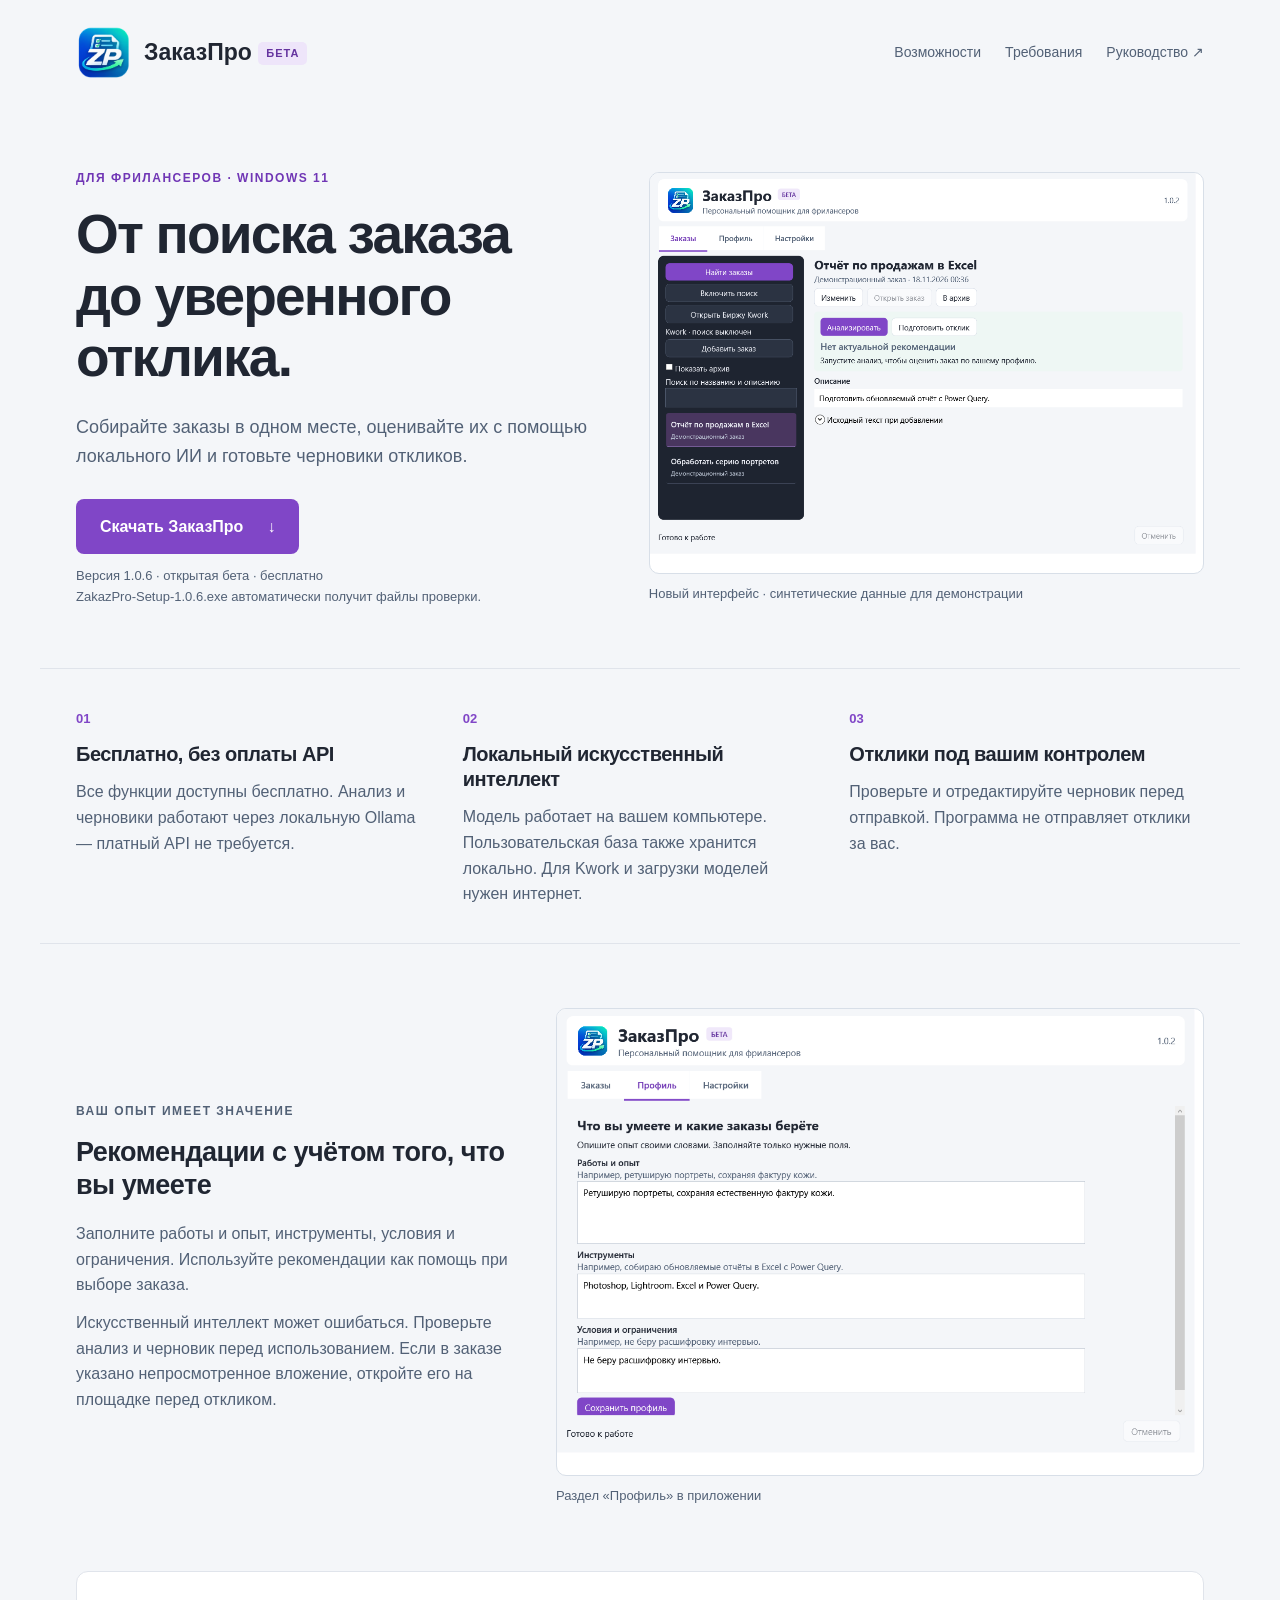
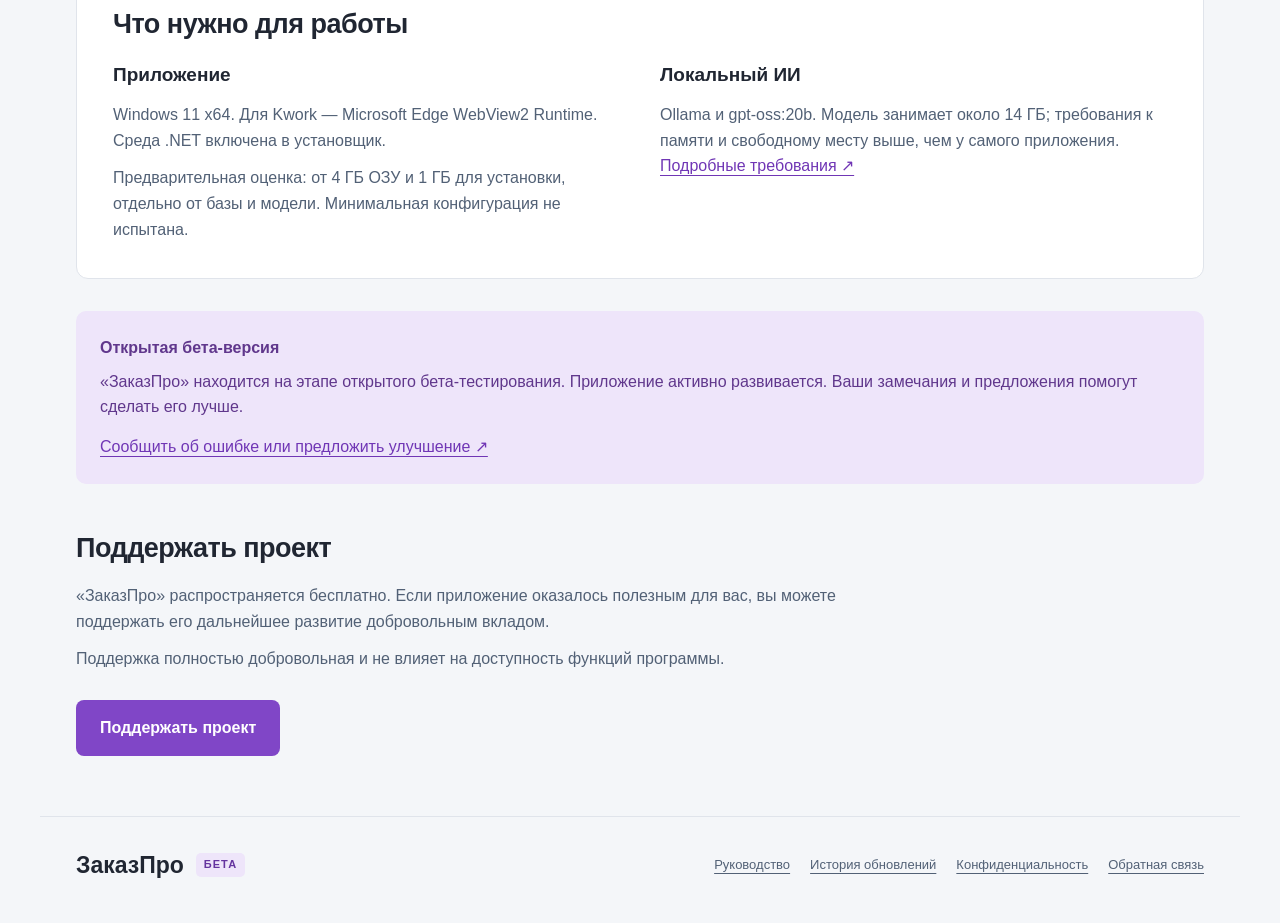
<file: index.html>
<!doctype html>
<html lang="ru"><head><meta charset="utf-8"><meta name="viewport" content="width=device-width,initial-scale=1"><meta name="description" content="ЗаказПро — бесплатный персональный помощник для фрилансеров. Заказы, локальный ИИ и черновики откликов под вашим контролем."><title>ЗаказПро — персональный помощник для фрилансеров</title><link rel="icon" href="assets/logo.png"><link rel="stylesheet" href="style.css"></head>
<body><header class="nav"><a class="brand" href="#"><img src="assets/logo.png" width="56" height="56" alt="ZP"><span>ЗаказПро <small class="beta">БЕТА</small></span></a><nav aria-label="Навигация"><a href="#features">Возможности</a><a href="#requirements">Требования</a><a href="https://github.com/Netsoul-coder/ZakazPro-Releases/blob/main/docs/GUIDE.md">Руководство ↗</a></nav></header>
<main><section class="hero"><div><p class="eyebrow">Для фрилансеров · Windows 11</p><h1>От поиска заказа <br>до уверенного отклика.</h1><p class="lead">Собирайте заказы в одном месте, оценивайте их с помощью локального ИИ и готовьте черновики откликов.</p><a class="download" href="https://github.com/Netsoul-coder/ZakazPro-Releases/releases/download/v1.0.6/ZakazPro-Setup-1.0.6.exe">Скачать ЗаказПро <span aria-hidden="true">↓</span></a><p class="caption">Версия 1.0.6 · открытая бета · бесплатно<br>ZakazPro-Setup-1.0.6.exe автоматически получит файлы проверки.</p></div><figure><a href="assets/orders.png"><img src="assets/orders.png" alt="Реальный интерфейс ЗаказПро 1.0.2: список заказов и выбранная карточка" width="1080" height="780"></a><figcaption>Новый интерфейс · синтетические данные для демонстрации</figcaption></figure></section>
<section id="features" class="features" aria-label="Преимущества"><article><span class="number">01</span><h2>Бесплатно, без оплаты API</h2><p>Все функции доступны бесплатно. Анализ и черновики работают через локальную Ollama — платный API не требуется.</p></article><article><span class="number">02</span><h2>Локальный искусственный интеллект</h2><p>Модель работает на вашем компьютере. Пользовательская база также хранится локально. Для Kwork и загрузки моделей нужен интернет.</p></article><article><span class="number">03</span><h2>Отклики под вашим контролем</h2><p>Проверьте и отредактируйте черновик перед отправкой. Программа не отправляет отклики за вас.</p></article></section>
<section class="workflow"><div><p class="eyebrow">Ваш опыт имеет значение</p><h2>Рекомендации с учётом того, что вы умеете</h2><p>Заполните работы и опыт, инструменты, условия и ограничения. Используйте рекомендации как помощь при выборе заказа.</p><p>Искусственный интеллект может ошибаться. Проверьте анализ и черновик перед использованием. Если в заказе указано непросмотренное вложение, откройте его на площадке перед откликом.</p></div><figure><a href="assets/profile.png"><img src="assets/profile.png" alt="Раздел Профиль с полями опыта, инструментов и ограничений" width="1080" height="780" loading="lazy"></a><figcaption>Раздел «Профиль» в приложении</figcaption></figure></section>
<section id="requirements" class="requirements"><h2>Что нужно для работы</h2><div class="columns"><article><h3>Приложение</h3><p>Windows 11 x64. Для Kwork — Microsoft Edge WebView2 Runtime. Среда .NET включена в установщик.</p><p>Предварительная оценка: от 4 ГБ ОЗУ и 1 ГБ для установки, отдельно от базы и модели. Минимальная конфигурация не испытана.</p></article><article><h3>Локальный ИИ</h3><p>Ollama и gpt-oss:20b. Модель занимает около 14 ГБ; требования к памяти и свободному месту выше, чем у самого приложения.</p><a href="https://github.com/Netsoul-coder/ZakazPro-Releases/blob/main/docs/REQUIREMENTS.md">Подробные требования ↗</a></article></div></section>
<aside class="betanote"><strong>Открытая бета-версия</strong><p>«ЗаказПро» находится на этапе открытого бета-тестирования. Приложение активно развивается. Ваши замечания и предложения помогут сделать его лучше.</p><a href="https://github.com/Netsoul-coder/ZakazPro-Releases/issues">Сообщить об ошибке или предложить улучшение ↗</a></aside>
<section class="support"><h2>Поддержать проект</h2><p>«ЗаказПро» распространяется бесплатно. Если приложение оказалось полезным для вас, вы можете поддержать его дальнейшее развитие добровольным вкладом.</p><p>Поддержка полностью добровольная и не влияет на доступность функций программы.</p><a class="download" href="support.html">Поддержать проект</a></section></main>
<footer><a class="brand" href="#">ЗаказПро <small class="beta">БЕТА</small></a><div><a href="https://github.com/Netsoul-coder/ZakazPro-Releases/blob/main/docs/GUIDE.md">Руководство</a><a href="https://github.com/Netsoul-coder/ZakazPro-Releases/blob/main/CHANGELOG.md">История обновлений</a><a href="https://github.com/Netsoul-coder/ZakazPro-Releases/blob/main/docs/PRIVACY.md">Конфиденциальность</a><a href="https://github.com/Netsoul-coder/ZakazPro-Releases/issues">Обратная связь</a></div></footer></body></html>
</file>
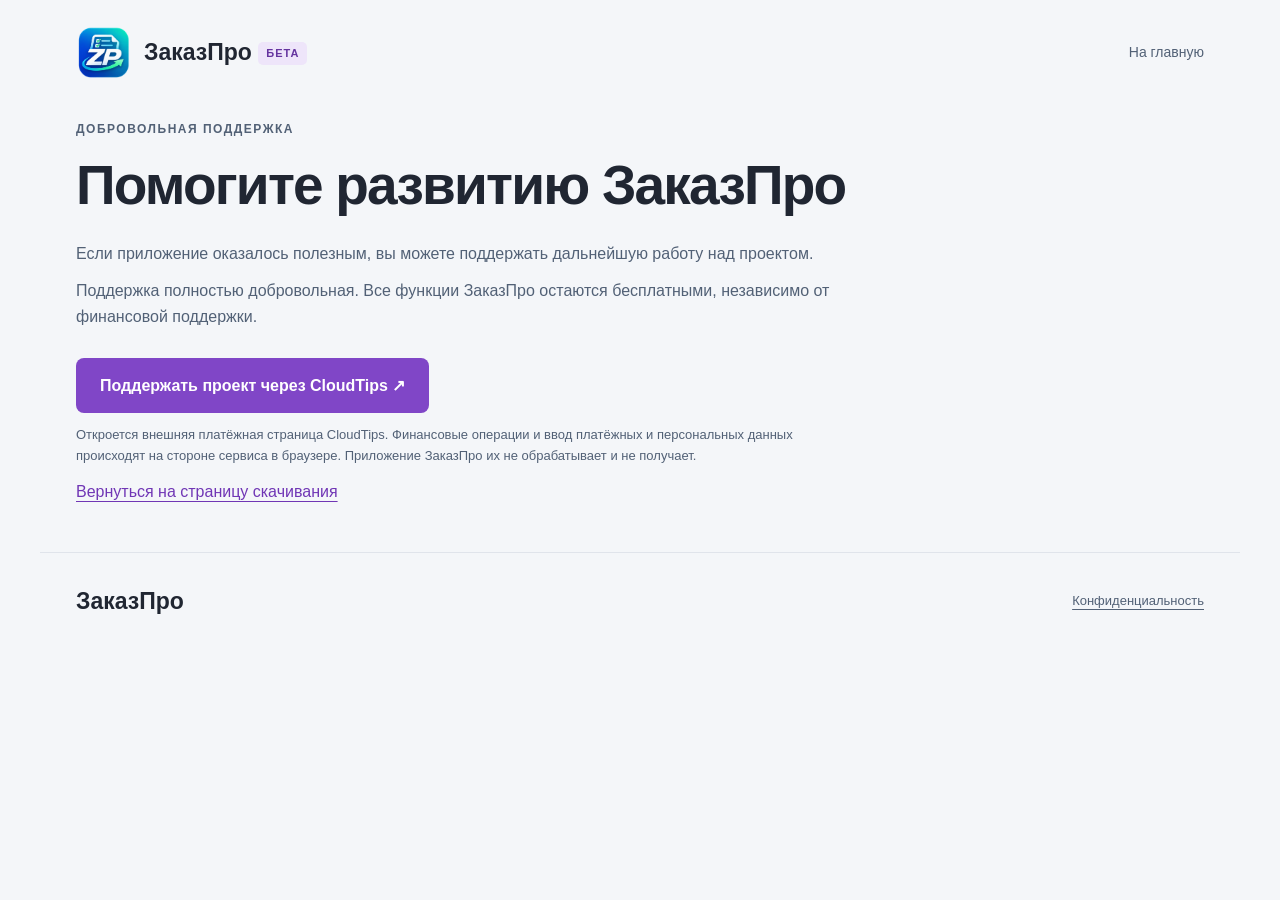
<file: support.html>
<!doctype html>
<html lang="ru"><head><meta charset="utf-8"><meta name="viewport" content="width=device-width,initial-scale=1"><meta name="description" content="Добровольная поддержка развития ЗаказПро. Все функции приложения остаются бесплатными."><title>Поддержать проект — ЗаказПро</title><link rel="icon" href="assets/logo.png"><link rel="stylesheet" href="style.css"></head>
<body><header class="nav"><a class="brand" href="index.html"><img src="assets/logo.png" width="56" height="56" alt="ZP"><span>ЗаказПро <small class="beta">БЕТА</small></span></a><nav aria-label="Навигация"><a href="index.html">На главную</a></nav></header>
<main><section class="support"><p class="eyebrow">Добровольная поддержка</p><h1>Помогите развитию ЗаказПро</h1><p>Если приложение оказалось полезным, вы можете поддержать дальнейшую работу над проектом.</p><p>Поддержка полностью добровольная. Все функции ЗаказПро остаются бесплатными, независимо от финансовой поддержки.</p><a class="download" href="https://pay.cloudtips.ru/p/a3d1d4ea" rel="noreferrer">Поддержать проект через CloudTips ↗</a><p class="caption">Откроется внешняя платёжная страница CloudTips. Финансовые операции и ввод платёжных и персональных данных происходят на стороне сервиса в браузере. Приложение ЗаказПро их не обрабатывает и не получает.</p><p><a href="index.html">Вернуться на страницу скачивания</a></p></section></main>
<footer><a class="brand" href="index.html">ЗаказПро</a><div><a href="https://github.com/Netsoul-coder/ZakazPro-Releases/blob/main/docs/PRIVACY.md">Конфиденциальность</a></div></footer></body></html>
</file>
<file: style.css>
:root{font:16px/1.6 'Segoe UI',sans-serif;color:#202632;background:#f4f6f9;--accent:#8046c7}*{box-sizing:border-box}body{margin:0}a{color:#7036b5;text-underline-offset:4px}a:hover{text-decoration:underline}a:focus-visible{outline:3px solid #8046c7;outline-offset:5px}header,main,footer{max-width:1200px;margin:auto}h1,h2,h3,p,figure{margin:0}p+p{margin-top:12px}h1{font-size:clamp(34px,4.3vw,55px);line-height:1.12;letter-spacing:-1.8px;margin:16px 0 24px}h2{font-size:27px;line-height:1.25;letter-spacing:-.5px;margin-bottom:18px}h3{font-size:19px;margin-bottom:12px}.nav{display:flex;justify-content:space-between;align-items:center;padding:24px 36px;gap:24px}.brand{display:flex;align-items:center;gap:12px;color:#202632;text-decoration:none;font-size:23px;font-weight:650}.brand img{object-fit:contain}.beta{display:inline-block;font-size:11px;letter-spacing:1px;background:#eee5fa;color:#65349f;padding:3px 8px;border-radius:5px;vertical-align:middle}nav{display:flex;gap:24px;flex-wrap:wrap}nav a{font-size:14px;color:#526176;text-decoration:none}.hero{display:grid;grid-template-columns:1fr 1.05fr;gap:44px;align-items:center;padding:65px 36px 60px}.eyebrow{font-size:12px;text-transform:uppercase;letter-spacing:1.5px;color:#7036b5;font-weight:650}.lead{font-size:18px;color:#526176}.download{display:inline-flex;align-items:center;gap:24px;padding:15px 24px;background:var(--accent);color:white;border-radius:8px;text-decoration:none;font-weight:600;margin:28px 0 12px}.caption,figcaption{font-size:13px;color:#526176}figure img{display:block;width:100%;height:auto;border:1px solid #d8dfe8;border-radius:10px;background:white}figcaption{margin-top:10px}.draft{font-size:12px;color:#805b0c;margin-top:12px}.features{display:grid;grid-template-columns:repeat(3,1fr);gap:32px;padding:36px;border-top:1px solid #e0e4eb;border-bottom:1px solid #e0e4eb}.features h2{font-size:20px;margin:12px 0}.features p,.workflow p,.requirements p,.support p{color:#526176}.number{color:#8046c7;font-size:13px;font-weight:650}.workflow{display:grid;grid-template-columns:.8fr 1.2fr;gap:48px;align-items:center;padding:64px 36px}.workflow h2{margin-top:14px}.requirements{padding:36px;background:#fff;border:1px solid #e0e4eb;border-radius:12px;margin:0 36px}.columns{display:grid;grid-template-columns:1fr 1fr;gap:40px}.betanote{background:#eee5fa;border-radius:10px;padding:24px;margin:32px 36px;color:#60378c}.betanote strong{display:block;margin-bottom:8px}.betanote a{display:inline-block;margin-top:14px}.support{padding:16px 36px 48px;max-width:850px}footer{border-top:1px solid #e0e4eb;padding:30px 36px 40px;display:flex;justify-content:space-between;gap:24px;flex-wrap:wrap}footer div{display:flex;flex-wrap:wrap;align-items:center;gap:20px}footer div a{font-size:13px;color:#526176}@media(max-width:820px){.hero,.workflow{grid-template-columns:1fr;gap:28px;padding:32px 24px}.nav{padding:20px 24px;flex-wrap:wrap}.features{grid-template-columns:1fr;padding:28px 24px;gap:24px}.requirements{margin:0 24px;padding:24px}.columns{grid-template-columns:1fr;gap:24px}.betanote{margin:24px}.support{padding:12px 24px 32px}footer{padding:24px}.nav nav{gap:16px}.hero h1 br{display:none}}@media(prefers-reduced-motion:no-preference){html{scroll-behavior:smooth}}
</file>
